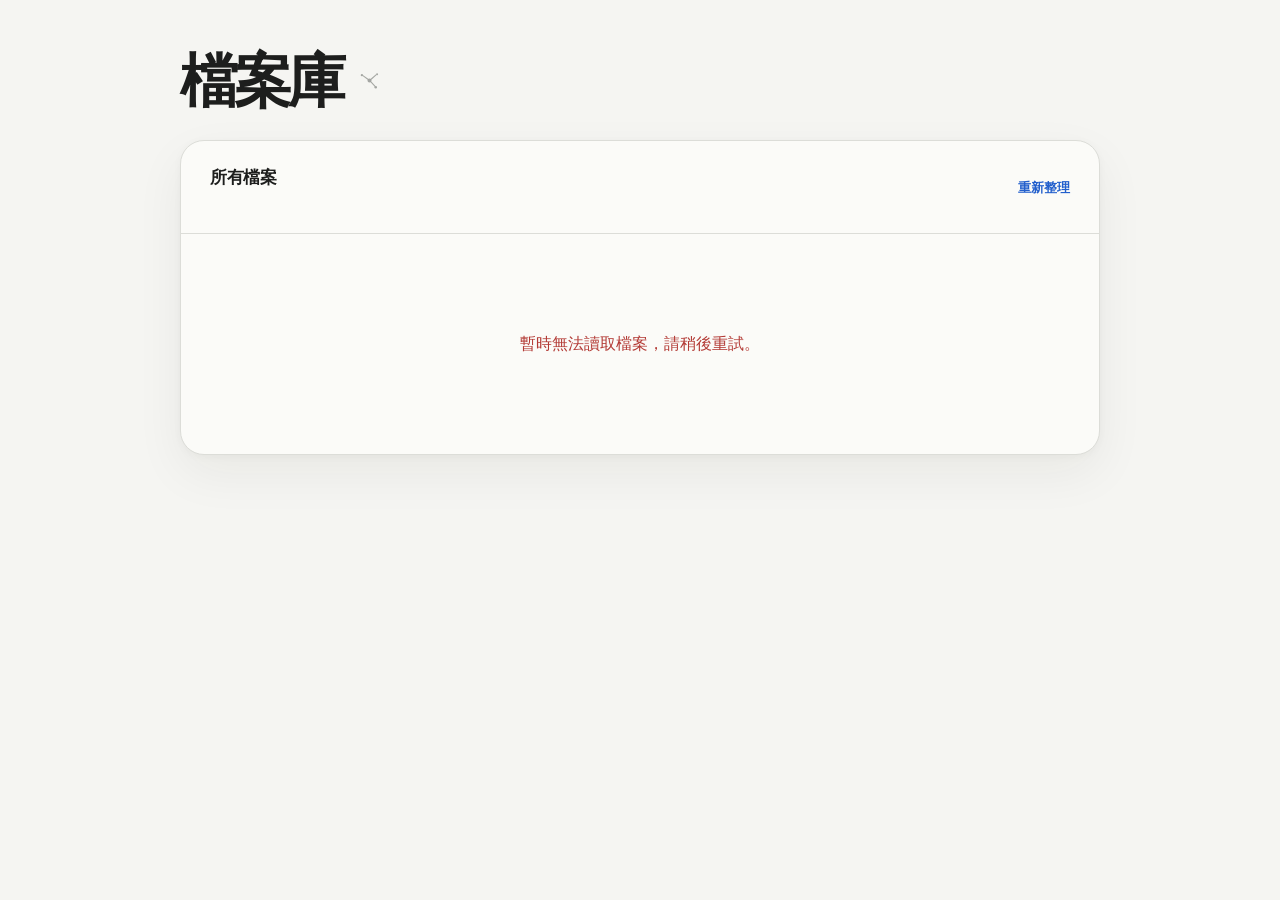
<file: index.html>
<!doctype html>
<html lang="zh-Hant">
  <head>
    <meta charset="UTF-8">
    <meta name="viewport" content="width=device-width, initial-scale=1, viewport-fit=cover">
    <meta name="description" content="一個安靜、可靠的個人檔案庫。">
    <meta name="theme-color" content="#f5f5f2" media="(prefers-color-scheme: light)">
    <meta name="theme-color" content="#161718" media="(prefers-color-scheme: dark)">
    <meta name="apple-mobile-web-app-capable" content="yes">
    <meta name="apple-mobile-web-app-status-bar-style" content="default">
    <meta name="apple-mobile-web-app-title" content="File Hub">
    <link rel="manifest" href="manifest.webmanifest?v=1">
    <link rel="apple-touch-icon" sizes="180x180" href="icons/apple-touch-icon.png?v=1">
    <link rel="icon" type="image/png" sizes="32x32" href="icons/favicon-32.png?v=1">
    <link rel="stylesheet" href="styles.css?v=5">
    <title>檔案庫</title>
  </head>
  <body class="archive-page">
    <main class="app-frame">
      <header class="archive-header">
        <div class="title-line">
          <h1>檔案庫</h1>
          <a class="constellation-link" href="upload.html" aria-label="開啟私人上傳工具" title="管理檔案">
            <svg aria-hidden="true" viewBox="0 0 28 28" fill="none">
              <circle cx="14" cy="14" r="2.2" fill="currentColor"/>
              <circle cx="5.5" cy="8" r="1.3" fill="currentColor"/>
              <circle cx="22.5" cy="7" r="1.1" fill="currentColor"/>
              <circle cx="21" cy="21.5" r="1.4" fill="currentColor"/>
              <path d="M7 8.8 12.2 12.6M15.8 12.6 21.3 7.8M15.6 15.6l4.4 4.7" stroke="currentColor" stroke-width="1.2" stroke-linecap="round"/>
            </svg>
          </a>
        </div>
      </header>

      <section class="library" aria-labelledby="file-list-title">
        <div class="library-heading">
          <div>
            <h2 id="file-list-title">所有檔案</h2>
            <p id="file-count" class="file-count" aria-live="polite"></p>
          </div>
          <div class="library-header-actions">
            <button id="selection-mode-button" class="selection-mode-button" type="button" aria-pressed="false" hidden>選取</button>
            <button id="refresh-button" class="text-button" type="button" hidden>重新整理</button>
          </div>
        </div>
        <div id="selection-toolbar" class="selection-toolbar" hidden>
          <div class="library-controls">
            <label id="select-all-control" class="select-all-control">
              <input id="select-all-checkbox" type="checkbox">
              <span>全選</span>
            </label>
            <button id="download-selected-button" class="selection-button" type="button" hidden>下載已選</button>
            <button id="delete-selected-button" class="selection-button selection-delete-button" type="button" hidden>刪除已選</button>
          </div>
        </div>

        <div id="status" class="library-state" role="status" aria-live="polite">
          <span class="quiet-spinner" aria-hidden="true"></span>
          <span>正在整理檔案…</span>
        </div>
        <ul id="file-list" class="file-list" aria-label="可下載檔案" hidden></ul>
      </section>
    </main>

    <dialog id="delete-dialog" class="delete-dialog" aria-labelledby="delete-dialog-title">
      <form method="dialog" class="delete-dialog-content">
        <p class="dialog-kicker">檔案管理</p>
        <h2 id="delete-dialog-title">刪除這個檔案？</h2>
        <p id="delete-dialog-filename" class="delete-dialog-filename"></p>
        <p class="delete-dialog-description">刪除後將無法復原。</p>
        <p id="delete-dialog-message" class="delete-dialog-message" role="alert" hidden></p>
        <div class="delete-dialog-actions">
          <button id="delete-cancel-button" class="secondary-button" type="button">取消</button>
          <button id="delete-confirm-button" class="delete-confirm-button" type="button">刪除檔案</button>
        </div>
      </form>
    </dialog>

    <script src="config.js?v=4" defer></script>
    <script src="app.js?v=5" defer></script>
  </body>
</html>
</file>
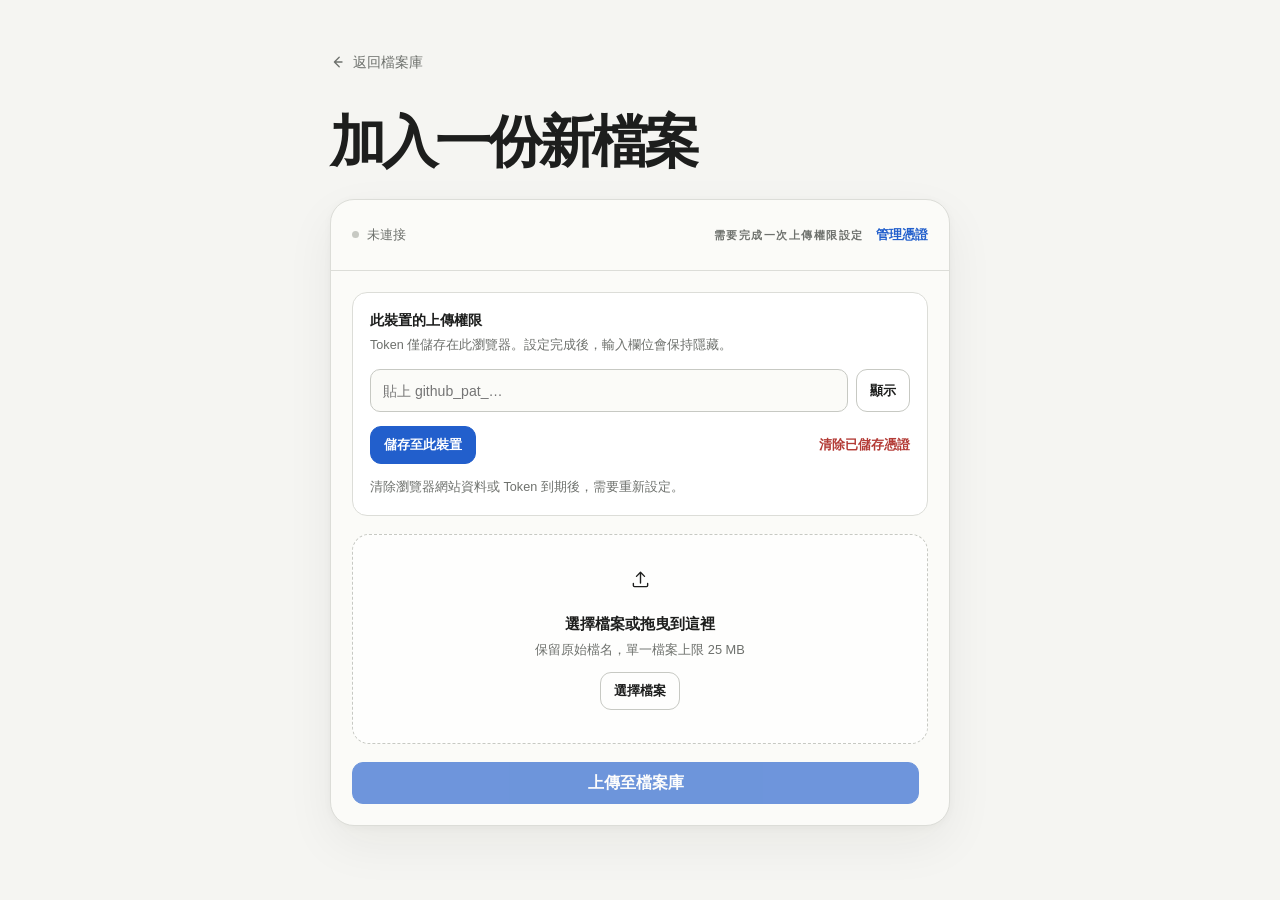
<file: upload.html>
<!doctype html>
<html lang="zh-Hant">
  <head>
    <meta charset="UTF-8">
    <meta name="viewport" content="width=device-width, initial-scale=1, viewport-fit=cover">
    <meta name="description" content="私人檔案上傳工具。">
    <meta name="robots" content="noindex,nofollow,noarchive">
    <meta name="theme-color" content="#f5f5f2" media="(prefers-color-scheme: light)">
    <meta name="theme-color" content="#161718" media="(prefers-color-scheme: dark)">
    <meta name="apple-mobile-web-app-capable" content="yes">
    <meta name="apple-mobile-web-app-status-bar-style" content="default">
    <meta name="apple-mobile-web-app-title" content="File Hub">
    <link rel="manifest" href="manifest.webmanifest?v=1">
    <link rel="apple-touch-icon" sizes="180x180" href="icons/apple-touch-icon.png?v=1">
    <link rel="icon" type="image/png" sizes="32x32" href="icons/favicon-32.png?v=1">
    <link rel="stylesheet" href="styles.css?v=5">
    <title>管理檔案 · 檔案庫</title>
  </head>
  <body class="upload-page">
    <main class="app-frame upload-frame">
      <nav class="upload-topbar" aria-label="頁面導覽">
        <a class="back-link" href="index.html">
          <svg aria-hidden="true" viewBox="0 0 20 20" fill="none"><path d="m11.5 4-6 6 6 6M6 10h9" stroke="currentColor" stroke-width="1.65" stroke-linecap="round" stroke-linejoin="round"/></svg>
          返回檔案庫
        </a>
      </nav>

      <header class="upload-intro">
        <h1>加入一份新檔案</h1>
      </header>

      <section class="upload-panel" aria-labelledby="upload-title">
        <div class="connection-bar">
          <div class="connection-state">
            <span class="state-dot" aria-hidden="true"></span>
            <span id="credential-status">未連接</span>
          </div>
          <span id="upload-mode" class="owner-mark">正在確認上傳權限…</span>
          <div class="credential-controls">
            <button id="credential-toggle" class="text-button credential-toggle" type="button" aria-expanded="false" aria-controls="credential-panel">管理憑證</button>
          </div>
        </div>

        <div class="upload-body">
          <div id="credential-panel" class="credential-panel" hidden>
            <div class="credential-copy">
              <p class="credential-title">此裝置的上傳權限</p>
              <p class="credential-description">Token 僅儲存在此瀏覽器。設定完成後，輸入欄位會保持隱藏。</p>
            </div>
            <label class="sr-only" for="github-token">GitHub Fine-grained Token</label>
            <div class="credential-input-row">
              <input id="github-token" type="password" inputmode="text" autocomplete="off" spellcheck="false" placeholder="貼上 github_pat_…">
              <button id="toggle-token" class="secondary-button" type="button">顯示</button>
            </div>
            <div class="credential-actions-row">
              <button id="save-token" class="primary-button compact-button" type="button">儲存至此裝置</button>
              <button id="clear-token" class="text-button danger-text-button" type="button">清除已儲存憑證</button>
            </div>
            <p class="security-note">清除瀏覽器網站資料或 Token 到期後，需要重新設定。</p>
          </div>

          <div id="drop-zone" class="drop-zone">
            <input id="file-input" type="file" hidden>
            <div class="drop-symbol" aria-hidden="true"><svg viewBox="0 0 28 28" fill="none"><path d="M14 18V6m0 0L9.5 10.5M14 6l4.5 4.5M6 18.5v2.25A1.25 1.25 0 0 0 7.25 22h13.5A1.25 1.25 0 0 0 22 20.75V18.5" stroke="currentColor" stroke-width="1.55" stroke-linecap="round" stroke-linejoin="round"/></svg></div>
            <p id="selected-file-name" class="drop-title">選擇檔案或拖曳到這裡</p>
            <p id="selected-file-meta" class="drop-meta">保留原始檔名，單一檔案上限 25 MB</p>
            <button id="choose-file" class="secondary-button choose-button" type="button">選擇檔案</button>
          </div>

          <div class="upload-actions">
            <button id="upload-button" class="primary-button" type="button" disabled>上傳至檔案庫</button>
            <button id="login-button" class="secondary-button" type="button" hidden>登入上傳服務</button>
          </div>

          <div id="upload-progress" class="upload-progress" hidden>
            <div class="progress-track"><div id="progress-bar" class="progress-bar"></div></div>
            <p id="upload-status" class="upload-status" role="status" aria-live="polite"></p>
          </div>
          <a id="post-upload-link" class="post-upload-link" href="index.html" hidden>回到檔案庫查看檔案 <span aria-hidden="true">→</span></a>
        </div>
      </section>
    </main>
    <script src="config.js"></script>
    <script src="upload.js" defer></script>
  </body>
</html>
</file>
<file: styles.css>
:root {
  color-scheme: light dark;
  --canvas: #f5f5f2;
  --surface: #fbfbf8;
  --surface-raised: #ffffff;
  --ink: #1d1e1d;
  --ink-soft: #6e716d;
  --line: #dcddd8;
  --line-strong: #c7c9c3;
  --blue: #225fcc;
  --blue-pressed: #164aab;
  --blue-wash: #eaf1ff;
  --success: #27744e;
  --danger: #b33a35;
  --danger-wash: #fff1ef;
  --shadow: 0 18px 50px rgba(26, 28, 24, 0.06), 0 2px 8px rgba(26, 28, 24, 0.035);
  --radius-lg: 24px;
  --safe-bottom: env(safe-area-inset-bottom, 0px);
  font-family: ui-rounded, "SF Pro Rounded", "SF Pro Text", -apple-system, BlinkMacSystemFont, "Segoe UI", "Noto Sans TC", sans-serif;
}

@media (prefers-color-scheme: dark) {
  :root {
    --canvas: #161718;
    --surface: #1e2020;
    --surface-raised: #252727;
    --ink: #f1f2ef;
    --ink-soft: #aeb2ac;
    --line: #383b39;
    --line-strong: #4a4e4b;
    --blue: #91b8ff;
    --blue-pressed: #b9d1ff;
    --blue-wash: #1d3155;
    --success: #77d39b;
    --danger: #ff9c95;
    --danger-wash: #462523;
    --shadow: none;
  }
}

* { box-sizing: border-box; }
html { background: var(--canvas); }
body {
  min-width: 320px;
  min-height: 100vh;
  margin: 0;
  background: var(--canvas);
  color: var(--ink);
  font: 400 16px/1.5 ui-rounded, "SF Pro Rounded", "SF Pro Text", -apple-system, BlinkMacSystemFont, "Segoe UI", "Noto Sans TC", sans-serif;
  -webkit-font-smoothing: antialiased;
  text-rendering: optimizeLegibility;
}
button, input { font: inherit; }
button { color: inherit; -webkit-tap-highlight-color: transparent; }
a { color: inherit; -webkit-tap-highlight-color: transparent; }
h1, h2, h3, p { margin-top: 0; }
h1 { margin-bottom: 0; font-size: clamp(2.45rem, 7vw, 3.65rem); font-weight: 620; line-height: 0.98; letter-spacing: -0.065em; }
h2 { margin-bottom: 5px; font-size: 1.05rem; font-weight: 650; letter-spacing: -0.025em; }

.app-frame { width: min(calc(100% - 40px), 920px); margin: 0 auto; padding: max(52px, calc(env(safe-area-inset-top, 0px) + 32px)) 0 52px; }
.archive-header { margin-bottom: 31px; }
.title-line { display: flex; align-items: center; gap: 10px; }

.constellation-link { display: inline-grid; width: 34px; height: 34px; place-items: center; border-radius: 50%; color: color-mix(in srgb, var(--ink-soft) 82%, transparent); opacity: 0.72; transition: color 180ms ease, background 180ms ease, opacity 180ms ease, transform 180ms ease; }
.constellation-link svg { width: 25px; height: 25px; }
.constellation-link:hover { background: var(--blue-wash); color: var(--blue); opacity: 1; transform: rotate(10deg); }
.constellation-link:active { transform: scale(0.9); }

.library, .upload-panel { overflow: hidden; border: 1px solid var(--line); border-radius: var(--radius-lg); background: var(--surface); box-shadow: var(--shadow); }
.library-heading { display: flex; align-items: center; justify-content: space-between; gap: 20px; padding: 24px 29px 21px; border-bottom: 1px solid var(--line); }
.file-count { min-height: 1.25em; margin: 0; color: var(--ink-soft); font-size: 0.82rem; }
.library-header-actions { display: flex; align-items: center; gap: 16px; }
.selection-mode-button { padding: 7px 0; border: 0; border-radius: 8px; background: transparent; color: var(--ink-soft); font-size: 0.84rem; font-weight: 650; cursor: pointer; transition: color 160ms ease, background 160ms ease; }
.selection-mode-button:hover, .selection-mode-button[aria-pressed="true"] { color: var(--blue); }
.selection-toolbar { display: flex; align-items: center; justify-content: flex-end; padding: 11px 29px; border-bottom: 1px solid var(--line); background: color-mix(in srgb, var(--blue-wash) 24%, var(--surface)); }
.library-controls { display: flex; align-items: center; justify-content: flex-end; gap: 12px; }
.select-all-control, .file-select-control { display: inline-flex; align-items: center; justify-content: center; color: var(--ink-soft); cursor: pointer; }
.select-all-control { gap: 6px; font-size: 0.8rem; font-weight: 650; white-space: nowrap; }
.select-all-control input, .file-select-control input { width: 16px; height: 16px; margin: 0; accent-color: var(--blue); cursor: pointer; }

.text-button { padding: 8px 0; border: 0; background: transparent; color: var(--blue); font-size: 0.84rem; font-weight: 650; cursor: pointer; }
.text-button:hover { color: var(--blue-pressed); text-decoration: underline; text-underline-offset: 3px; }
.selection-button { min-height: 34px; padding: 6px 9px; border: 1px solid var(--line); border-radius: 9px; background: var(--surface-raised); color: var(--blue); font-size: 0.76rem; font-weight: 700; cursor: pointer; transition: border-color 160ms ease, background 160ms ease, color 160ms ease, opacity 160ms ease; }
.selection-button:hover:not(:disabled) { border-color: color-mix(in srgb, var(--blue) 45%, var(--line)); background: var(--blue-wash); }
.selection-delete-button { color: var(--danger); }
.selection-delete-button:hover:not(:disabled) { border-color: color-mix(in srgb, var(--danger) 45%, var(--line)); background: var(--danger-wash); }
.selection-button:disabled { cursor: wait; opacity: 0.65; }
.library-state { display: flex; min-height: 220px; align-items: center; justify-content: center; gap: 10px; padding: 32px; color: var(--ink-soft); text-align: center; }
.library-state.error { color: var(--danger); }
.quiet-spinner, .spinner { display: inline-block; width: 15px; height: 15px; flex: 0 0 auto; border: 1.8px solid color-mix(in srgb, var(--ink-soft) 24%, transparent); border-top-color: currentColor; border-radius: 50%; animation: spin 800ms linear infinite; }
@keyframes spin { to { transform: rotate(1turn); } }

.file-list { margin: 0; padding: 0; list-style: none; }
.file-item { display: grid; grid-template-columns: minmax(0, 1fr) auto; align-items: center; gap: 24px; padding: 20px 29px; transition: background 160ms ease; }
.file-item.selection-active { grid-template-columns: auto minmax(0, 1fr) auto; gap: 16px; }
.file-item + .file-item { border-top: 1px solid var(--line); }
.file-item:hover { background: color-mix(in srgb, var(--surface-raised) 75%, var(--blue-wash)); }
.file-item.is-selected { background: color-mix(in srgb, var(--blue-wash) 62%, var(--surface)); }
.file-details { min-width: 0; }
.file-name { overflow: hidden; margin: 0 0 7px; font-size: 1rem; font-weight: 625; letter-spacing: -0.018em; text-overflow: ellipsis; white-space: nowrap; }
.file-meta { display: flex; flex-wrap: wrap; align-items: center; gap: 8px; margin: 0; color: var(--ink-soft); font-size: 0.79rem; }
.extension { padding: 2px 7px; border: 1px solid color-mix(in srgb, var(--line-strong) 75%, transparent); border-radius: 6px; color: var(--ink-soft); font-size: 0.68rem; font-weight: 700; letter-spacing: 0.055em; }

.download-button, .primary-button, .secondary-button { display: inline-flex; min-height: 42px; align-items: center; justify-content: center; gap: 7px; border-radius: 11px; font-weight: 650; cursor: pointer; transition: background 160ms ease, border-color 160ms ease, color 160ms ease, transform 160ms ease, opacity 160ms ease; }
.file-actions { display: flex; align-items: center; gap: 6px; }
.file-select-control { width: 32px; height: 34px; border-radius: 9px; opacity: 0.62; transition: background 160ms ease, opacity 160ms ease; }
.file-select-control:hover, .file-select-control:focus-within { background: var(--blue-wash); opacity: 1; }
.download-button { min-width: 92px; padding: 9px 13px; border: 1px solid var(--line); background: var(--surface-raised); color: var(--ink); font-size: 0.87rem; }
.download-button:hover:not(:disabled) { border-color: color-mix(in srgb, var(--blue) 50%, var(--line)); color: var(--blue); background: var(--blue-wash); }
.delete-icon-button { display: inline-grid; width: 34px; height: 34px; place-items: center; padding: 0; border: 0; border-radius: 9px; background: transparent; color: var(--ink-soft); cursor: pointer; opacity: 0.44; transition: color 160ms ease, background 160ms ease, opacity 160ms ease, transform 160ms ease; }
.delete-icon-button svg { width: 18px; height: 18px; }
.delete-icon-button:hover:not(:disabled), .delete-icon-button:focus-visible { background: var(--danger-wash); color: var(--danger); opacity: 1; }
.delete-icon-button:active:not(:disabled) { transform: scale(0.92); }
.delete-icon-button:disabled { cursor: wait; opacity: 0.35; }
.primary-button { width: 100%; border: 1px solid var(--blue); background: var(--blue); color: #fff; }
.primary-button:hover:not(:disabled) { border-color: var(--blue-pressed); background: var(--blue-pressed); }
.secondary-button { padding: 0 13px; border: 1px solid var(--line-strong); background: transparent; color: var(--ink); font-size: 0.84rem; }
.secondary-button:hover { border-color: var(--ink-soft); background: var(--surface-raised); }
.download-button:active:not(:disabled), .primary-button:active:not(:disabled), .secondary-button:active:not(:disabled) { transform: scale(0.97); }
.download-button:disabled, .primary-button:disabled { cursor: wait; opacity: 0.65; }
.button-spinner { width: 14px; height: 14px; border: 2px solid rgba(255, 255, 255, 0.45); border-top-color: #fff; border-radius: 50%; animation: spin 800ms linear infinite; }
.delete-dialog { width: min(calc(100% - 40px), 390px); padding: 0; border: 1px solid var(--line); border-radius: 19px; background: var(--surface); color: var(--ink); box-shadow: 0 24px 70px rgba(0, 0, 0, 0.2); }
.delete-dialog::backdrop { background: rgba(19, 22, 21, 0.36); backdrop-filter: blur(3px); }
.delete-dialog-content { padding: 25px; }
.dialog-kicker { margin: 0 0 8px; color: var(--ink-soft); font-size: 0.68rem; font-weight: 700; letter-spacing: 0.12em; }
.delete-dialog h2 { margin-bottom: 10px; font-size: 1.2rem; }
.delete-dialog-filename { margin: 0 0 8px; overflow-wrap: anywhere; color: var(--ink); font-weight: 650; }
.delete-dialog-description { margin: 0; color: var(--ink-soft); font-size: 0.86rem; }
.delete-dialog-message { margin: 14px 0 0; color: var(--danger); font-size: 0.83rem; }
.delete-dialog-actions { display: flex; justify-content: flex-end; gap: 9px; margin-top: 25px; }
.delete-dialog-actions .secondary-button { min-height: 40px; }
.delete-confirm-button { display: inline-flex; min-height: 40px; align-items: center; justify-content: center; padding: 0 13px; border: 1px solid var(--danger); border-radius: 11px; background: var(--danger); color: #fff; font-weight: 650; cursor: pointer; transition: background 160ms ease, border-color 160ms ease, transform 160ms ease, opacity 160ms ease; }
.delete-confirm-button:hover:not(:disabled) { border-color: color-mix(in srgb, var(--danger) 88%, #000); background: color-mix(in srgb, var(--danger) 88%, #000); }
.delete-confirm-button:active:not(:disabled) { transform: scale(0.97); }
.delete-confirm-button:disabled { cursor: wait; opacity: 0.68; }

/* Private uploader */
.upload-frame { width: min(calc(100% - 40px), 620px); padding-bottom: calc(48px + var(--safe-bottom)); }
.upload-topbar { display: flex; align-items: center; margin-bottom: 42px; }
.back-link { display: inline-flex; align-items: center; gap: 7px; color: var(--ink-soft); font-size: 0.87rem; text-decoration: none; }
.back-link:hover { color: var(--ink); }
.back-link svg { width: 16px; height: 16px; }
.owner-mark { color: var(--ink-soft); font-size: 0.68rem; font-weight: 700; letter-spacing: 0.14em; }
.upload-intro { margin-bottom: 29px; }
.upload-intro h1 { margin-bottom: 0; font-size: clamp(2.15rem, 9vw, 3.5rem); }
.connection-bar { display: grid; grid-template-columns: minmax(0, 1fr) auto auto; align-items: center; gap: 12px; padding: 17px 21px; border-bottom: 1px solid var(--line); }
.connection-state { display: flex; align-items: center; gap: 8px; min-width: 0; color: var(--ink-soft); font-size: 0.82rem; }
.connection-state span:last-child { overflow: hidden; text-overflow: ellipsis; white-space: nowrap; }
.state-dot { width: 7px; height: 7px; flex: 0 0 auto; border-radius: 50%; background: var(--line-strong); }
.connection-state:has(#credential-status.connected) { color: var(--success); }
.connection-state:has(#credential-status.connected) .state-dot { background: currentColor; box-shadow: 0 0 0 3px color-mix(in srgb, currentColor 16%, transparent); }
.credential-controls { display: flex; align-items: center; }
.credential-toggle { white-space: nowrap; }
.upload-body { display: grid; gap: 18px; padding: 21px; }
.credential-panel { display: grid; gap: 14px; padding: 17px; border: 1px solid var(--line); border-radius: 15px; background: var(--surface-raised); }
.credential-title { margin-bottom: 4px; font-size: 0.9rem; font-weight: 720; }
.credential-description, .security-note { margin: 0; color: var(--ink-soft); font-size: 0.79rem; line-height: 1.55; }
.credential-input-row { display: grid; grid-template-columns: minmax(0, 1fr) auto; gap: 8px; }
.credential-input-row input { width: 100%; min-width: 0; height: 43px; padding: 0 12px; border: 1px solid var(--line-strong); border-radius: 10px; outline: none; background: var(--surface); color: var(--ink); font-size: 0.88rem; }
.credential-input-row input:focus { border-color: var(--blue); box-shadow: 0 0 0 3px color-mix(in srgb, var(--blue) 18%, transparent); }
.credential-actions-row { display: flex; align-items: center; justify-content: space-between; gap: 14px; }
.compact-button { width: auto; min-height: 38px; padding: 0 13px; font-size: 0.82rem; }
.danger-text-button { color: var(--danger); }
.drop-zone { display: grid; min-height: 210px; place-items: center; align-content: center; gap: 5px; padding: 28px 20px; border: 1px dashed var(--line-strong); border-radius: 17px; background: color-mix(in srgb, var(--surface-raised) 70%, transparent); color: var(--ink-soft); text-align: center; cursor: pointer; transition: border-color 160ms ease, background 160ms ease, transform 160ms ease; }
.drop-zone:hover, .drop-zone.dragging { border-color: var(--blue); background: var(--blue-wash); color: var(--blue); }
.drop-zone:active { transform: scale(0.995); }
.drop-zone.has-file { border-style: solid; border-color: color-mix(in srgb, var(--success) 60%, var(--line)); background: color-mix(in srgb, var(--success) 9%, var(--surface)); }
.drop-symbol { margin-bottom: 8px; color: var(--ink); }
.drop-symbol svg { width: 25px; height: 25px; }
.drop-title { max-width: 100%; margin: 0; overflow-wrap: anywhere; color: var(--ink); font-size: 0.96rem; font-weight: 620; }
.drop-meta { margin: 0 0 8px; color: var(--ink-soft); font-size: 0.8rem; }
.choose-button { min-height: 38px; }
.upload-actions { display: grid; grid-template-columns: minmax(0, 1fr) auto; gap: 9px; }
.upload-actions .secondary-button { min-width: 120px; }
.upload-progress { display: grid; gap: 8px; }
.progress-track { height: 3px; overflow: hidden; border-radius: 4px; background: var(--line); }
.progress-bar { width: 0; height: 100%; border-radius: inherit; background: var(--blue); transition: width 200ms ease; }
.progress-bar.indeterminate { animation: progress 1.25s ease-in-out infinite alternate; }
@keyframes progress { from { transform: translateX(-70%); } to { transform: translateX(230%); } }
.upload-status { margin: 0; color: var(--ink-soft); font-size: 0.8rem; text-align: center; }
.upload-status.success { color: var(--success); }
.upload-status.error { color: var(--danger); }
.post-upload-link { display: inline-flex; align-items: center; justify-self: end; gap: 8px; color: var(--blue); font-size: 0.85rem; font-weight: 700; text-decoration: none; }
.post-upload-link:hover { text-decoration: underline; }

button:focus-visible, input:focus-visible, .drop-zone:focus-visible, a:focus-visible, summary:focus-visible { outline: 3px solid color-mix(in srgb, var(--blue) 40%, transparent); outline-offset: 3px; }
.sr-only { position: absolute; width: 1px; height: 1px; padding: 0; margin: -1px; overflow: hidden; clip: rect(0, 0, 0, 0); white-space: nowrap; border: 0; }
[hidden] { display: none !important; }

@media (max-width: 600px) {
  .app-frame, .upload-frame { width: min(calc(100% - 28px), 920px); padding-top: max(45px, calc(env(safe-area-inset-top, 0px) + 30px)); }
  .archive-header { margin-bottom: 27px; }
  .library, .upload-panel { border-radius: 20px; }
  .library-heading { padding: 20px 19px 18px; }
  .selection-toolbar { padding: 12px 19px; }
  .library-controls { justify-content: flex-start; flex-wrap: wrap; gap: 9px 12px; }
  .file-item { grid-template-columns: minmax(0, 1fr); gap: 14px; padding: 18px 19px; }
  .file-item.selection-active { grid-template-columns: auto minmax(0, 1fr); gap: 12px; }
  .file-name { overflow: visible; white-space: normal; overflow-wrap: anywhere; }
  .file-select-control { align-self: start; margin-top: 1px; }
  .file-actions { width: 100%; grid-column: 1 / -1; }
  .download-button { width: auto; flex: 1; }
  .upload-topbar { margin-bottom: 34px; }
  .connection-bar { grid-template-columns: minmax(0, 1fr) auto; padding: 16px 17px; }
  #upload-mode { display: none; }
  .upload-body { padding: 16px; }
  .credential-input-row { grid-template-columns: 1fr; }
  .credential-actions-row { align-items: flex-start; flex-direction: column; }
  .upload-actions { grid-template-columns: 1fr; }
  .upload-actions .secondary-button { width: 100%; }
  .drop-zone { min-height: 190px; padding: 24px 17px; }
}

@media (prefers-reduced-motion: reduce) {
  *, *::before, *::after { scroll-behavior: auto !important; animation-duration: 0.01ms !important; animation-iteration-count: 1 !important; transition-duration: 0.01ms !important; }
}
</file>
